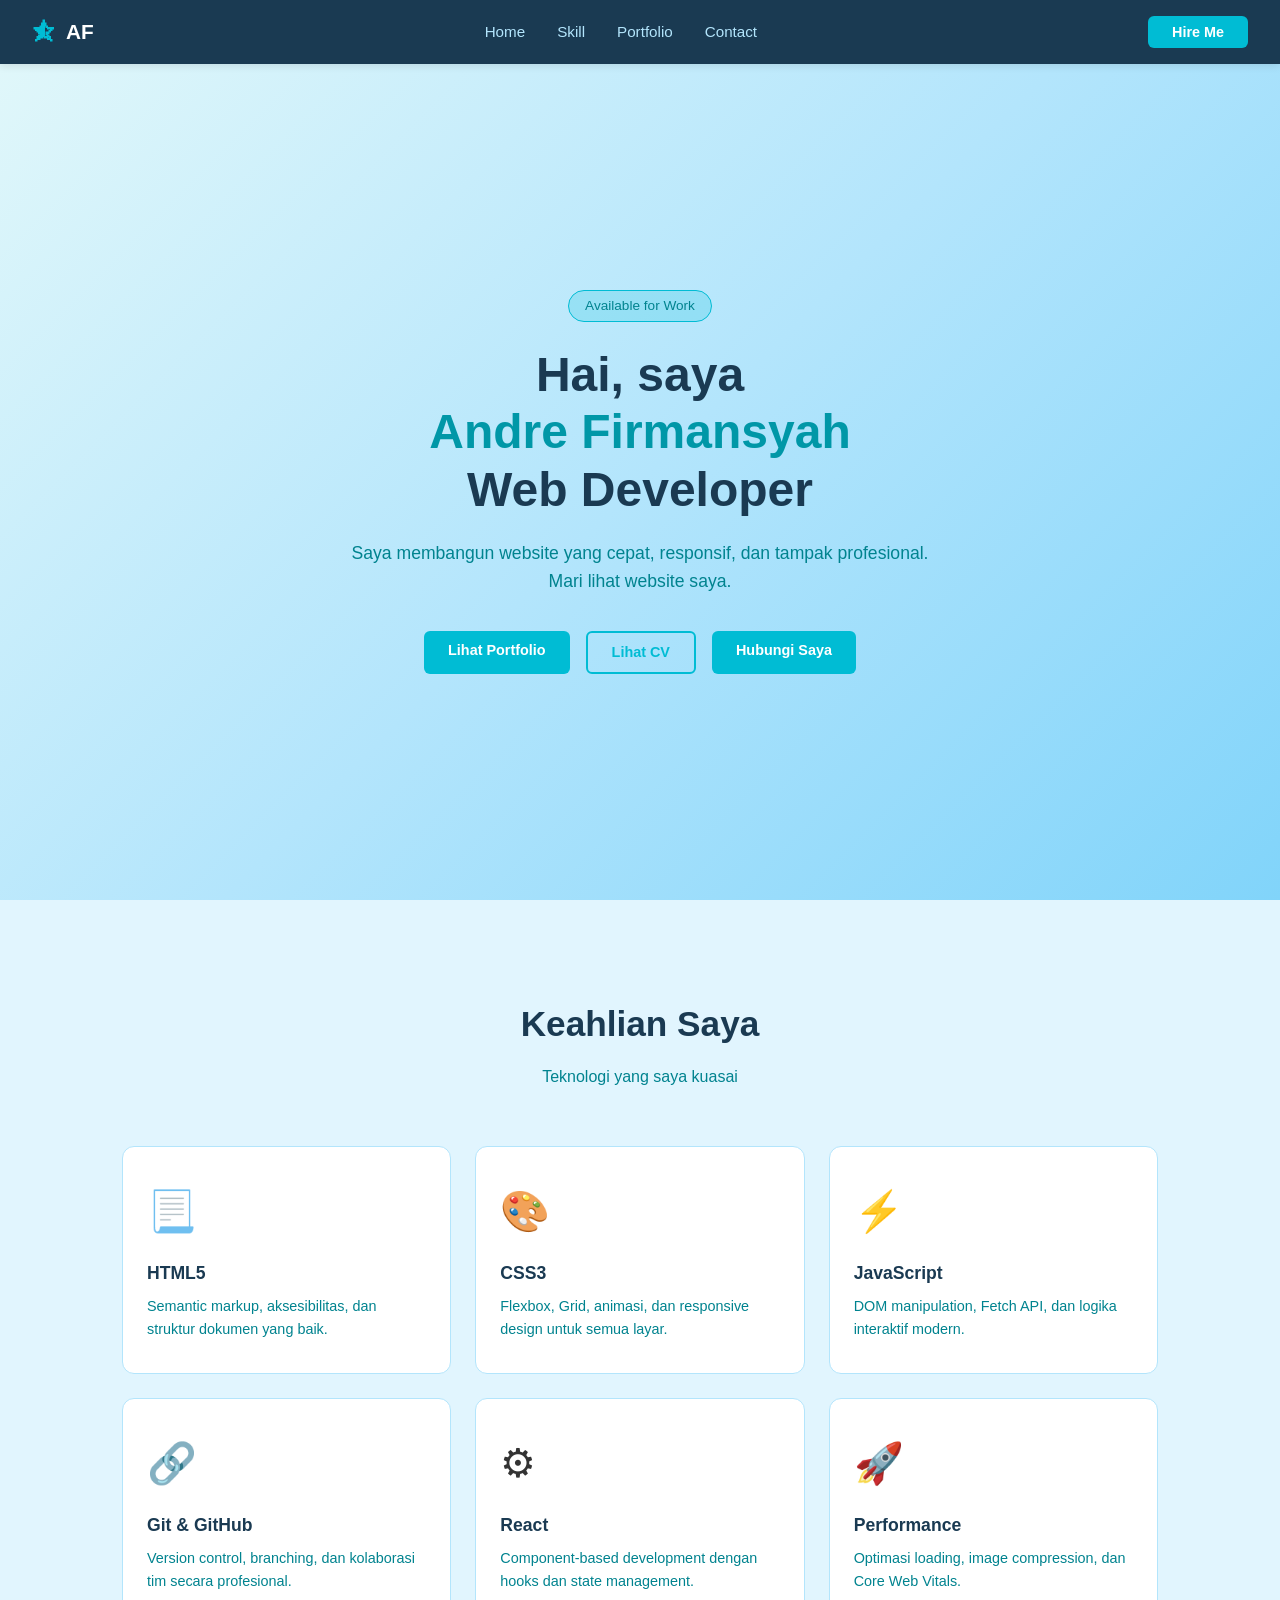
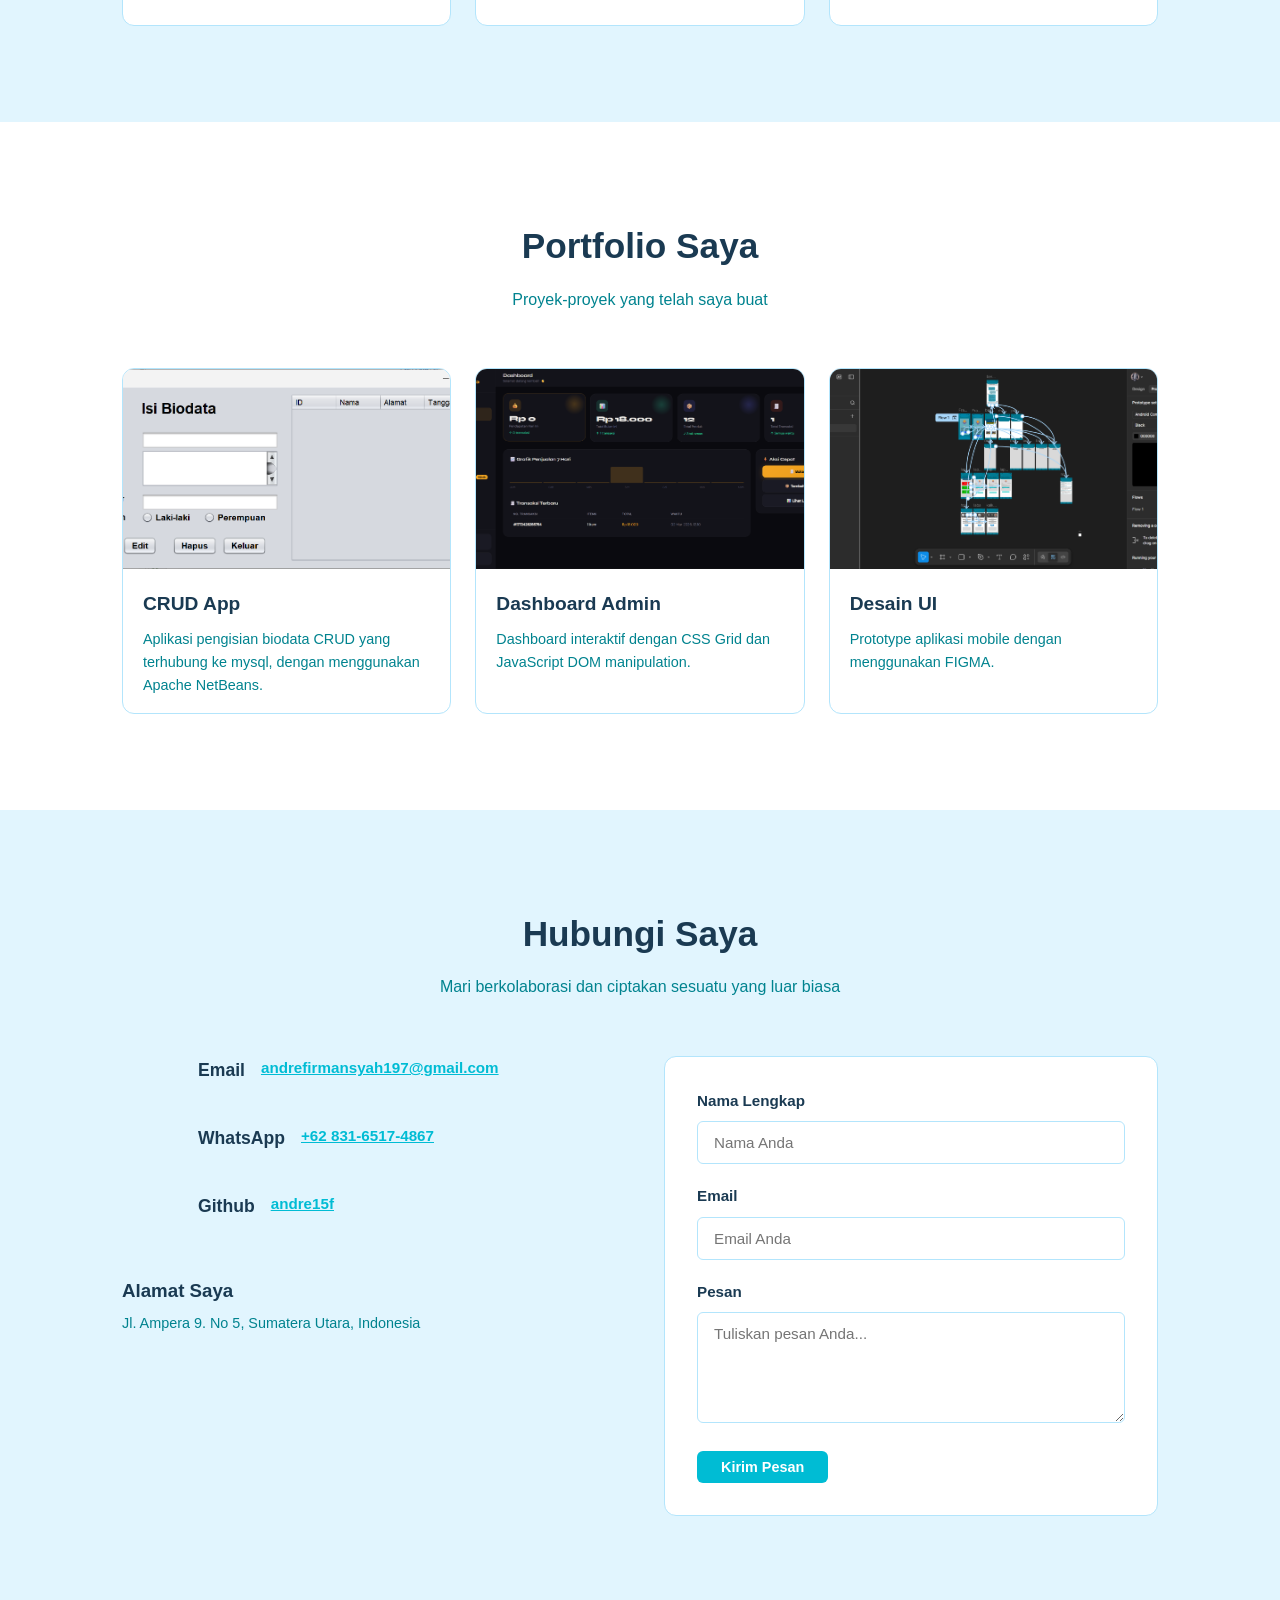
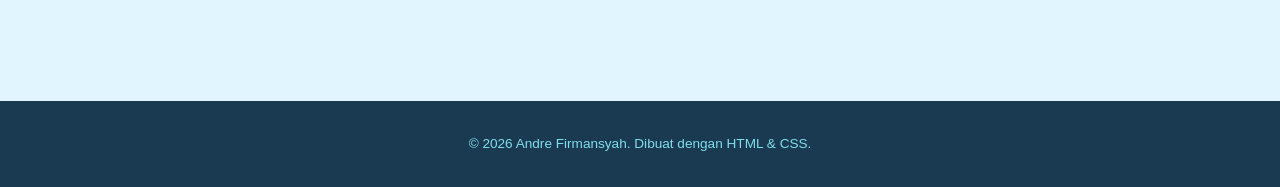
<file: index.html>
<!DOCTYPE html>
<html lang="en">
<head>
    <meta charset="UTF-8">
    <meta name="viewport" content="width=device-width, initial-scale=1.0">
    <title>WebDev AF</title>
    <link rel="stylesheet" href="style.css">

</head>
<body>
    
    <!-- ── NAVBAR ─────────────────────── -->
  <nav class="navbar">
    <div class="navbar__logo">
      <span class="logo-icon">⯪</span>
      <span class="logo-text">AF</span>
    </div>

    <input type="checkbox" id="menu-toggle" class="menu-toggle">
    <label for="menu-toggle" class="menu-hamburger">
      <span></span>
      <span></span>
      <span></span>
    </label>

    <ul class="navbar__links">
      <li><a href="#home">Home</a></li>
      <li><a href="#about">Skill</a></li>
      <li><a href="#portfolio">Portfolio</a></li>
      <li><a href="#contact">Contact</a></li>
    </ul>

    <div class="navbar__cta">
      <a href="#" class="btn-primary">Hire Me</a>
    </div>
  </nav>

    <!-- ── HERO SECTION ────────────────── -->
  <section class="hero" id="home">
    <div class="hero__content">
      <span class="hero__badge">Available for Work</span>
      <h1 class="hero__title">
        Hai, saya<br> <span class="highlight">Andre Firmansyah</span><br>
        Web Developer
      </h1>
      <p class="hero__desc">
        Saya membangun website yang cepat, responsif, dan tampak profesional.
        <br>Mari lihat website saya.
      </p>
      <div class="hero__actions">
        <a href="#portfolio" class="btn-primary">Lihat Portfolio</a>
        <a href="cv.html" class="btn-secondary">Lihat CV</a>
        <a href="#contact" class="btn-primary">Hubungi Saya</a>
    </div>
    </div>
  </section>

  <!-- ── SKILLS SECTION ──────────────── -->
  <section class="skills" id="about">
    <div class="container">
      <h2 class="section-title">Keahlian Saya</h2>
      <p class="section-subtitle">Teknologi yang saya kuasai</p>

      <div class="skills__grid">

        <div class="skill-card">
          <div class="skill-card__icon">&#128195;</div>
          <h3>HTML5</h3>
          <p>Semantic markup, aksesibilitas, dan struktur dokumen yang baik.</p>
        </div>

        <div class="skill-card">
          <div class="skill-card__icon">&#127912;</div>
          <h3>CSS3</h3>
          <p>Flexbox, Grid, animasi, dan responsive design untuk semua layar.</p>
        </div>

        <div class="skill-card">
          <div class="skill-card__icon">&#9889;</div>
          <h3>JavaScript</h3>
          <p>DOM manipulation, Fetch API, dan logika interaktif modern.</p>
        </div>

        <div class="skill-card">
          <div class="skill-card__icon">&#128279;</div>
          <h3>Git & GitHub</h3>
          <p>Version control, branching, dan kolaborasi tim secara profesional.</p>
        </div>

        <div class="skill-card">
          <div class="skill-card__icon">&#9881;</div>
          <h3>React</h3>
          <p>Component-based development dengan hooks dan state management.</p>
        </div>

        <div class="skill-card">
          <div class="skill-card__icon">&#128640;</div>
          <h3>Performance</h3>
          <p>Optimasi loading, image compression, dan Core Web Vitals.</p>
        </div>

      </div>
    </div>
  </section>

  <!-- ── PORTFOLIO SECTION ──────────────── -->
  <section class="portfolio" id="portfolio">
    <div class="container">
      <h2 class="section-title">Portfolio Saya</h2>
      <p class="section-subtitle">Proyek-proyek yang telah saya buat</p>

      <div class="portfolio__grid">
        <div class="portfolio-card">
          <div class="portfolio-card__image">
            <img src="assets/foto1.png" alt="Landing Page Responsif" class="portfolio-card__img">
          </div>
          <h3>CRUD App</h3>
          <p>Aplikasi pengisian biodata CRUD yang terhubung ke mysql, dengan menggunakan Apache NetBeans.</p>
        </div>

        <div class="portfolio-card">
          <div class="portfolio-card__image">
            <img src="assets/foto2.png" alt="Landing Page Responsif" class="portfolio-card__img">
          </div>
          <h3>Dashboard Admin</h3>
          <p>Dashboard interaktif dengan CSS Grid dan JavaScript DOM manipulation.</p>
        </div>

        <div class="portfolio-card">
          <div class="portfolio-card__image">
            <img src="assets/foto3.png" alt="Landing Page Responsif" class="portfolio-card__img">
          </div>
          <h3>Desain UI</h3>
          <p>Prototype aplikasi mobile dengan menggunakan FIGMA.</p>
        </div>
      </div>
    </div>
  </section>

  <!-- ── CONTACT SECTION ──────────────── -->
  <section class="contact" id="contact">
    <div class="container">
      <h2 class="section-title">Hubungi Saya</h2>
      <p class="section-subtitle">Mari berkolaborasi dan ciptakan sesuatu yang luar biasa</p>

      <div class="contact__content">
        <div class="contact__info">
          <div class="contact__item">
            <span class="contact__icon"></span>
            <h3>Email</h3>
            <p><a href="mailto:andrefirmansyah197@email.com"><span class="__cf_email__" data-cfemail="c3a2ada7b1a6a5aab1aea2adb0baa2abf2faf483a4aea2aaafeda0acae">andrefirmansyah197@gmail.com</span></a></p>
          </div>

          <div class="contact__item">
            <span class="contact__icon"></span>
            <h3>WhatsApp</h3>
            <p><a href="https://wa.me/6283165174867" target="blank">+62 831-6517-4867</a></p>
          </div>

          <div class="contact__item">
            <span class="contact__icon"></span>
            <h3>Github</h3>
            <p><a href="https://github.com/andre15f" target="blank">andre15f</a></p>
          </div>

          <div class="contact__map">
            <h3>Alamat Saya</h3>
             <p>Jl. Ampera 9. No 5, 
              Sumatera Utara, Indonesia</p>
            <iframe
              src="https://www.google.com/maps?q=Medan&output=embed" target="blank">
            </iframe>
          </div>
        </div>

        <form class="contact__form">
          <div class="form-group">
            <label for="name">Nama Lengkap</label>
            <input type="text" id="name" name="name" placeholder="Nama Anda" required>
          </div>

          <div class="form-group">
            <label for="email">Email</label>
            <input type="email" id="email" name="email" placeholder="Email Anda" required>
          </div>

          <div class="form-group">
            <label for="message">Pesan</label>
            <textarea id="message" name="message" rows="5" placeholder="Tuliskan pesan Anda..." required></textarea>
          </div>

          <button type="submit" class="btn-primary">Kirim Pesan</button>
        </form>
      </div>
    </div>
  </section>

  <!-- ── FOOTER ──────────────────────── -->
  <footer class="footer">
    <div class="footer__inner">
      <p class="footer__copy">
        &copy; 2026 Andre Firmansyah. Dibuat dengan HTML & CSS.
      </p>
    </div>
  </footer>
</body>

</html>
</file>
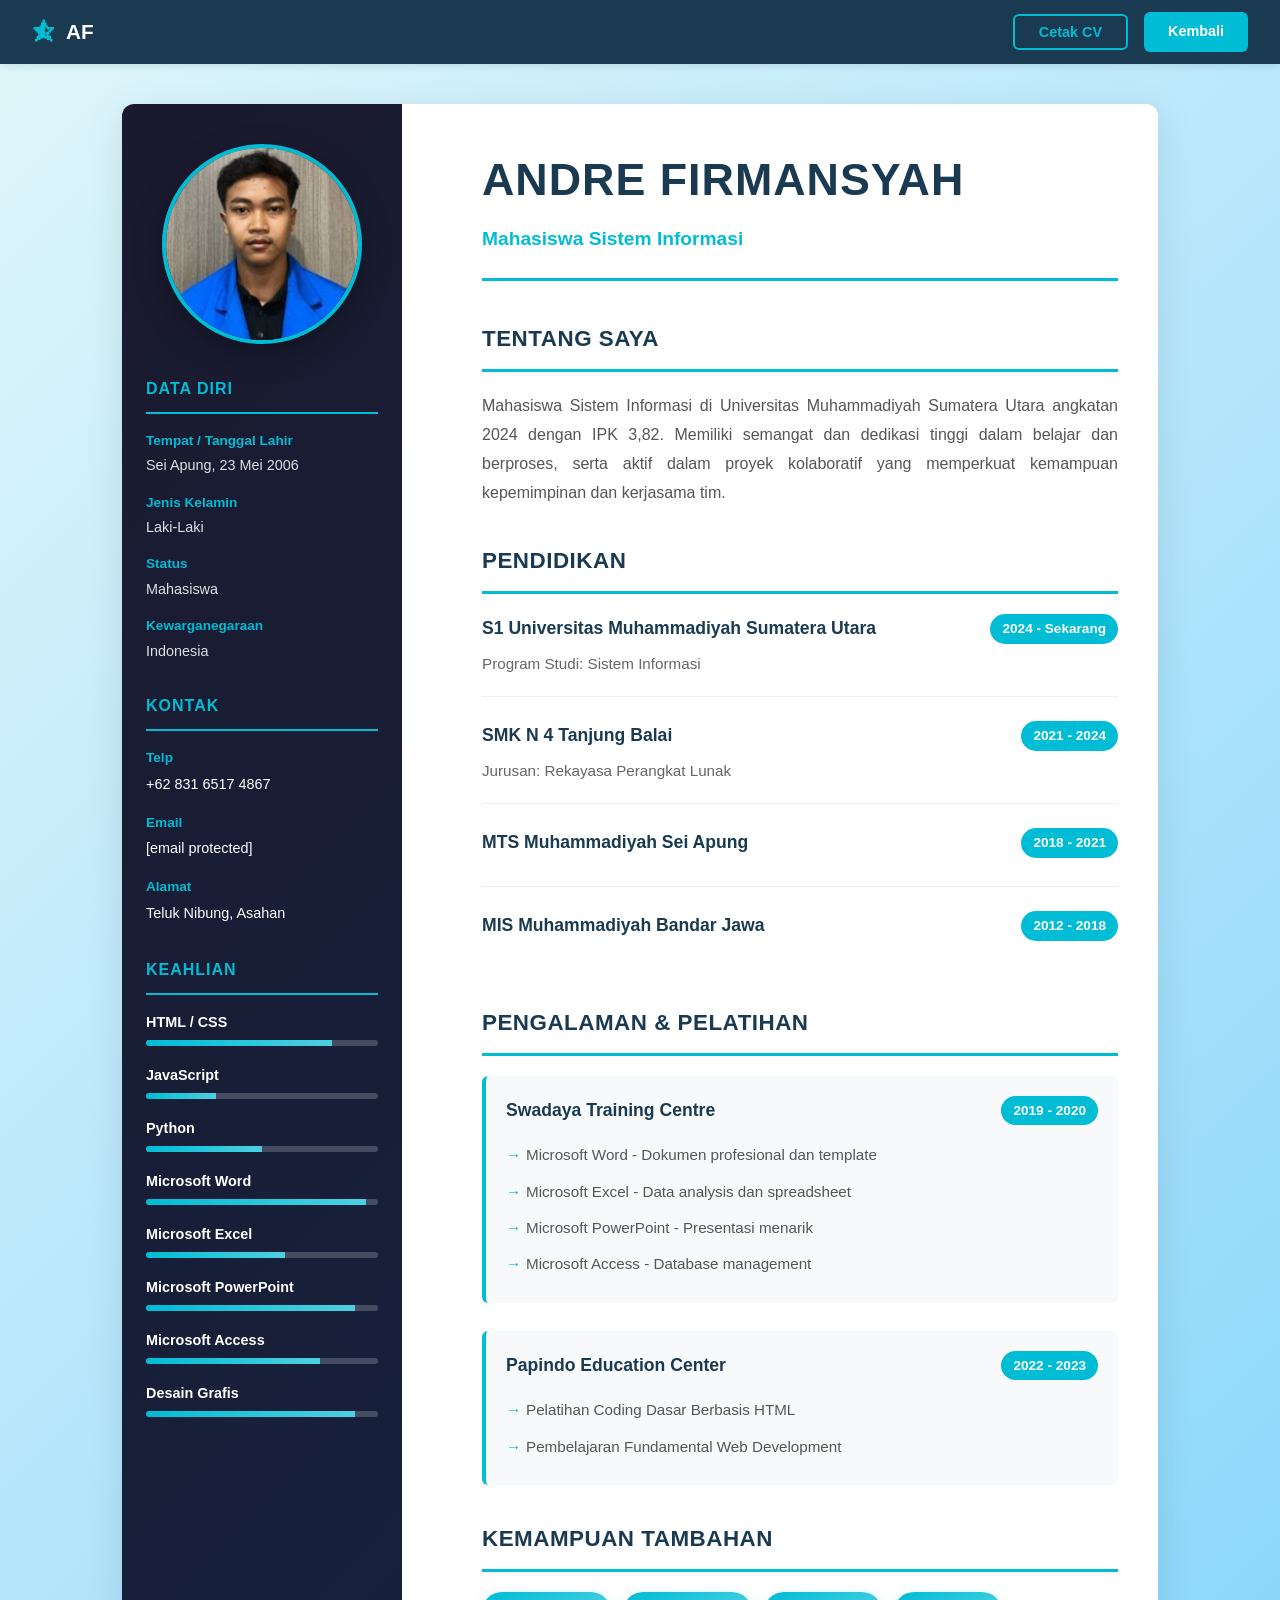
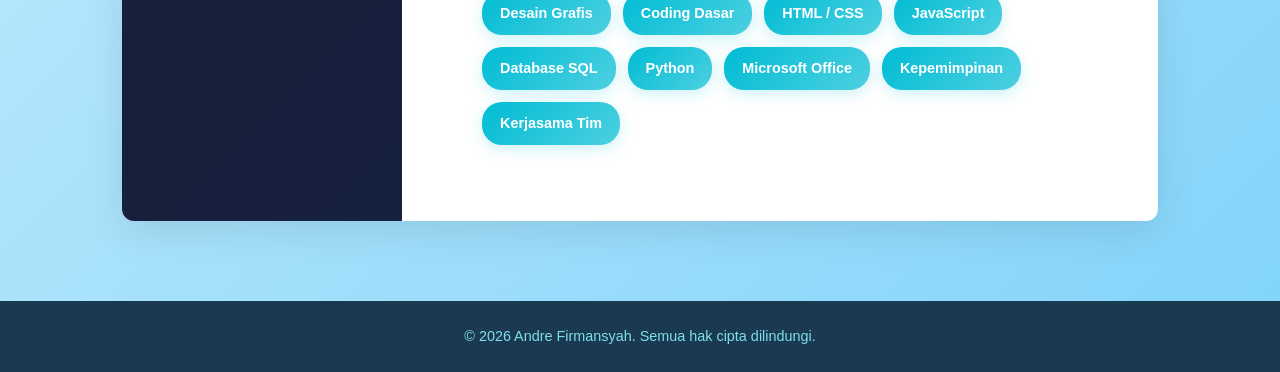
<file: cv.html>
<!DOCTYPE html>
<html lang="id">
<head>
    <meta charset="UTF-8">
    <meta name="viewport" content="width=device-width, initial-scale=1.0">
    <title>CV - Andre Firmansyah</title>
    <link rel="stylesheet" href="cv-style.css">
</head>
<body>
    <!-- HEADER -->
    <header class="cv-header">
        <div class="cv-container">
            <div class="navbar-logo">
                <span class="logo-icon">⯪</span>
                <span class="logo-text">AF</span>
            </div>
            <div class="navbar-actions">
                <button onclick="window.print()" class="print-btn">Cetak CV</button>
                <a href="index.html" class="back-btn">Kembali</a>
            </div>
        </div>
    </header>

    <!-- CV MAIN -->
    <main class="cv-main">
        <div class="cv-container">
            <div class="cv-wrapper">
                <!-- LEFT SIDEBAR -->
                <aside class="cv-sidebar">
                    <!-- Profile Photo -->
                    <div class="profile-photo">
                        <img src="assets/profil.jpeg" alt="Andre Firmnasyah">
                    </div>

                    <!-- Data Diri -->
                    <section class="cv-section">
                        <h3 class="section-title">DATA DIRI</h3>
                        <div class="data-item">
                            <span class="label">Tempat / Tanggal Lahir</span>
                            <span class="value">Sei Apung, 23 Mei 2006</span>
                        </div>
                        <div class="data-item">
                            <span class="label">Jenis Kelamin</span>
                            <span class="value">Laki-Laki</span>
                        </div>
                        <div class="data-item">
                            <span class="label">Status</span>
                            <span class="value">Mahasiswa</span>
                        </div>
                        <div class="data-item">
                            <span class="label">Kewarganegaraan</span>
                            <span class="value">Indonesia</span>
                        </div>
                    </section>

                    <!-- Kontak -->
                    <section class="cv-section">
                        <h3 class="section-title">KONTAK</h3>
                        <div class="data-item">
                             <span class="label">Telp</span>
                            <a href="tel:+6283165174867">+62 831 6517 4867</a>
                        </div>
                        <div class="data-item">
                             <span class="label">Email</span>
                            <a href="/cdn-cgi/l/email-protection#34555a504651525d4659555a474d555c050d03745359555d581a575b59"><span class="__cf_email__" data-cfemail="10717e7462757679627d717e6369717821292750777d71797c3e737f7d">[email&#160;protected]</span></a>
                        </div>
                        <div class="data-item">
                             <span class="label">Alamat</span>
                            <a href="https://www.google.com/maps/place/SD+NEGERI+134634+KELURAHAN+PERJUANGAN+KECAMATAN+TELUK+NIBUNG+KOTA+TANJUNGBALAI/@3.0004337,99.8160951,84m/data=!3m1!1e3!4m6!3m5!1s0x3032554333be4cf3:0xc0344c3e31c4d2ea!8m2!3d3.0004841!4d99.816316!16s%2Fg%2F11hz1qy73t?entry=ttu&g_ep=EgoyMDI2MDMwMi4wIKXMDSoASAFQAw%3D%3D">Teluk Nibung, Asahan</a>
                        </div>
                    </section>

                    <!-- Skills -->
                    <section class="cv-section">
                        <h3 class="section-title">KEAHLIAN</h3>
                        <div class="skill-item">
                            <span class="skill-name">HTML / CSS</span>
                            <div class="skill-bar">
                                <div class="skill-progress" style="width: 80%"></div>
                            </div>
                        </div>
                        <div class="skill-item">
                            <span class="skill-name">JavaScript</span>
                            <div class="skill-bar">
                                <div class="skill-progress" style="width: 30%"></div>
                            </div>
                        </div>
                        <div class="skill-item">
                            <span class="skill-name">Python</span>
                            <div class="skill-bar">
                                <div class="skill-progress" style="width: 50%"></div>
                            </div>
                        </div>
                        <div class="skill-item">
                            <span class="skill-name">Microsoft Word</span>
                            <div class="skill-bar">
                                <div class="skill-progress" style="width: 95%"></div>
                            </div>
                        </div>
                        <div class="skill-item">
                            <span class="skill-name">Microsoft Excel</span>
                            <div class="skill-bar">
                                <div class="skill-progress" style="width: 60%"></div>
                            </div>
                        </div>
                        <div class="skill-item">
                            <span class="skill-name">Microsoft PowerPoint</span>
                            <div class="skill-bar">
                                <div class="skill-progress" style="width: 90%"></div>
                            </div>
                        </div>
                        <div class="skill-item">
                            <span class="skill-name">Microsoft Access</span>
                            <div class="skill-bar">
                                <div class="skill-progress" style="width: 75%"></div>
                            </div>
                        </div>
                        <div class="skill-item">
                            <span class="skill-name">Desain Grafis</span>
                            <div class="skill-bar">
                                <div class="skill-progress" style="width: 90%"></div>
                            </div>
                        </div>
                        
                    </section>
                </aside>

                <!-- RIGHT CONTENT -->
                <article class="cv-content">
                    <!-- Header Name -->
                    <div class="cv-header-content">
                        <h1>ANDRE FIRMANSYAH</h1>
                        <p class="subtitle">Mahasiswa Sistem Informasi</p>
                    </div>

                    <!-- Tentang Saya -->
                    <section class="cv-section-large">
                        <h2 class="section-heading">TENTANG SAYA</h2>
                        <p class="section-text">
                            Mahasiswa Sistem Informasi di Universitas Muhammadiyah Sumatera Utara angkatan 2024 
                            dengan IPK 3,82. Memiliki semangat dan dedikasi tinggi dalam belajar dan berproses, 
                            serta aktif dalam proyek kolaboratif yang memperkuat kemampuan kepemimpinan dan kerjasama tim.
                        </p>
                    </section>

                    <!-- Pendidikan -->
                    <section class="cv-section-large">
                        <h2 class="section-heading">PENDIDIKAN</h2>
                        
                        <div class="education-item">
                            <div class="edu-header">
                                <h3>S1 Universitas Muhammadiyah Sumatera Utara</h3>
                                <span class="year">2024 - Sekarang</span>
                            </div>
                            <p class="edu-detail">Program Studi: Sistem Informasi</p>
                        </div>

                        <div class="education-item">
                            <div class="edu-header">
                                <h3>SMK N 4 Tanjung Balai</h3>
                                <span class="year">2021 - 2024</span>
                            </div>
                            <p class="edu-detail">Jurusan: Rekayasa Perangkat Lunak</p>
                        </div>

                        <div class="education-item">
                            <div class="edu-header">
                                <h3>MTS Muhammadiyah Sei Apung</h3>
                                <span class="year">2018 - 2021</span>
                            </div>
                        </div>

                        <div class="education-item">
                            <div class="edu-header">
                                <h3>MIS Muhammadiyah Bandar Jawa</h3>
                                <span class="year">2012 - 2018</span>
                            </div>
                        </div>
                    </section>

                    <!-- Pengalaman -->
                    <section class="cv-section-large">
                        <h2 class="section-heading">PENGALAMAN & PELATIHAN</h2>
                        
                        <div class="experience-item">
                            <div class="exp-header">
                                <h3>Swadaya Training Centre</h3>
                                <span class="year">2019 - 2020</span>
                            </div>
                            <ul class="exp-list">
                                <li>Microsoft Word - Dokumen profesional dan template</li>
                                <li>Microsoft Excel - Data analysis dan spreadsheet</li>
                                <li>Microsoft PowerPoint - Presentasi menarik</li>
                                <li>Microsoft Access - Database management</li>
                            </ul>
                        </div>

                        <div class="experience-item">
                            <div class="exp-header">
                                <h3>Papindo Education Center</h3>
                                <span class="year">2022 - 2023</span>
                            </div>
                            <ul class="exp-list">
                                <li>Pelatihan Coding Dasar Berbasis HTML</li>
                                <li>Pembelajaran Fundamental Web Development</li>
                            </ul>
                        </div>
                    </section>

                    <!-- Kemampuan Tambahan -->
                    <section class="cv-section-large">
                        <h2 class="section-heading">KEMAMPUAN TAMBAHAN</h2>
                        <div class="skills-list">
                            <div class="skill-badge">Desain Grafis</div>
                            <div class="skill-badge">Coding Dasar</div>
                            <div class="skill-badge">HTML / CSS</div>
                            <div class="skill-badge">JavaScript</div>
                            <div class="skill-badge">Database SQL</div>
                            <div class="skill-badge">Python</div>
                            <div class="skill-badge">Microsoft Office</div>
                            <div class="skill-badge">Kepemimpinan</div>
                            <div class="skill-badge">Kerjasama Tim</div>
                        </div>
                    </section>
                </article>
            </div>
        </div>
    </main>

    <!-- FOOTER -->
    <footer class="cv-footer">
        <div class="cv-container">
            <p>&copy; 2026 Andre Firmansyah. Semua hak cipta dilindungi.</p>
        </div>
    </footer>
    </body>
</html>
</file>
<file: style.css>
/* ── RESET & BASE ───────────────────────────── */
*, *::before, *::after {
  box-sizing: border-box;
  margin: 0;
  padding: 0;
}

html {
  scroll-behavior: smooth;
}

body {
  font-family: 'Segoe UI', Tahoma, Geneva, sans-serif;
  font-size: 16px;
  line-height: 1.6;
  color: #333333;
  background-color: #ffffff;
}

img {
  max-width: 100%;
  height: auto;
  display: block;
}

a {
  text-decoration: none;
  color: inherit;
}

/* ── NAVBAR ─────────────────────────────────── */
.navbar {
  background-color: #1a3a52;
  padding: 0 32px;
  height: 64px;
  display: flex;
  align-items: center;
  justify-content: space-between;
  
  /* STICKY NAVBAR */
  position: sticky;
  top: 0;
  z-index: 1000;
  box-shadow: 0 2px 8px rgba(0, 0, 0, 0.1);
}

/* Logo */
.navbar__logo {
  display: flex;
  align-items: center;
  gap: 10px;
  color: #ffffff;
  font-size: 1.3rem;
  font-weight: 700;
}

.logo-icon {
  color: #00bcd4;
  font-size: 1.5rem;
  animation: spin 4s linear infinite;
  display: inline-block;
}

@keyframes spin {
  from {
    transform: rotate(360deg);
  }
  to {
    transform: rotate(0deg);
  }
}

/* Menu Links */
.navbar__links {
  display: flex;
  gap: 32px;
  list-style: none;
}

.navbar__links a {
  color: #b3e5fc;
  font-size: 0.95rem;
  transition: color 0.2s;
}

.navbar__links a:hover {
  color: #ffffff;
}

/* Hamburger Menu (hidden on desktop) */
.menu-toggle {
  display: none;
}

.menu-hamburger {
  display: none;
  flex-direction: column;
  gap: 6px;
  cursor: pointer;
}

.menu-hamburger span {
  width: 24px;
  height: 2.5px;
  background-color: #ffffff;
  border-radius: 3px;
  transition: all 0.3s;
}

/* Tombol CTA */
.btn-primary {
  background-color: #00bcd4;
  color: #ffffff;
  padding: 8px 24px;
  border-radius: 6px;
  font-weight: 600;
  font-size: 0.9rem;
  transition: background-color 0.2s;
  border: none;
  cursor: pointer;
}

.btn-primary:hover {
  background-color: #0097a7;
}

.btn-secondary {
  background-color: transparent;
  border: 2px solid #00bcd4;
  color: #00bcd4;
  padding: 8px 24px;
  border-radius: 6px;
  font-weight: 600;
  font-size: 0.9rem;
  transition: all 0.2s;
  cursor: pointer;
  display: inline-block;
}

.btn-secondary:hover {
  background-color: #00bcd4;
  color: #ffffff;
}

/* ── HERO ───────────────────────────────────── */
.hero {
  min-height: calc(100vh - 64px);
  background: linear-gradient(135deg, #e0f7fa, #b3e5fc, #81d4fa);
  display: flex;
  align-items: center;
  justify-content: center;
  padding: 48px 32px;
}

.hero__content {
  max-width: 640px;
  text-align: center;
}

.hero__badge {
  display: inline-block;
  background-color: rgba(0, 188, 212, 0.2);
  color: #00838f;
  border: 1px solid #00bcd4;
  padding: 4px 16px;
  border-radius: 99px;
  font-size: 0.85rem;
  margin-bottom: 24px;
}

.hero__title {
  font-size: 3rem;
  font-weight: 800;
  color: #1a3a52;
  line-height: 1.2;
  margin-bottom: 20px;
}

.highlight {
  color: #0097a7;
}

.hero__desc {
  color: #00838f;
  font-size: 1.1rem;
  margin-bottom: 36px;
}

.hero__actions {
  display: flex;
  gap: 16px;
  justify-content: center;
  flex-wrap: wrap;
}

.btn-outline {
  border: 2px solid #00bcd4;
  color: #00bcd4;
  padding: 8px 24px;
  border-radius: 6px;
  font-weight: 600;
  font-size: 0.9rem;
  transition: all 0.2s;
  cursor: pointer;
  background-color: transparent;
}

.btn-outline:hover {
  background-color: #00bcd4;
  color: #ffffff;
}

/* ── CONTAINER (utility class) ──────────────── */
.container {
  max-width: 1100px;
  margin: 0 auto;
  padding: 0 32px;
}

/* ── SKILLS SECTION ─────────────────────────── */
.skills {
  padding: 96px 0;
  background-color: #e1f5fe;
}

.section-title {
  font-size: 2.2rem;
  font-weight: 800;
  text-align: center;
  color: #1a3a52;
  margin-bottom: 12px;
}

.section-subtitle {
  text-align: center;
  color: #00838f;
  margin-bottom: 56px;
}

/* ── CSS GRID: 3 kolom ──────────────────────── */
.skills__grid {
  display: grid;
  grid-template-columns: repeat(3, 1fr);
  gap: 24px;
}

/* ── SKILL CARD ─────────────────────────────── */
.skill-card {
  background-color: #ffffff;
  border: 1px solid #b3e5fc;
  border-radius: 12px;
  padding: 32px 24px;
  transition: transform 0.2s, box-shadow 0.2s;
}

.skill-card:hover {
  transform: translateY(-4px);
  box-shadow: 0 12px 32px rgba(0, 188, 212, 0.15);
  border-color: #00bcd4;
}

.skill-card__icon {
  font-size: 2.5rem;
  margin-bottom: 16px;
}

.skill-card h3 {
  font-size: 1.1rem;
  font-weight: 700;
  color: #1a3a52;
  margin-bottom: 8px;
}

.skill-card p {
  color: #00838f;
  font-size: 0.9rem;
  line-height: 1.6;
}

/* ════════════════════════════════════════════
   RESPONSIVE DESIGN — Mobile First Override
   Breakpoints: 768px (tablet), 1024px (desktop)
═══════════════════════════════════════════════ */

/* ── TABLET & ke bawah (max 1023px) ────────── */
@media (max-width: 1023px) {

  .skills__grid {
    grid-template-columns: repeat(2, 1fr);
  }

  .hero__title {
    font-size: 2.4rem;
  }
}

/* ── MOBILE (max 767px) ─────────────────────── */
@media (max-width: 767px) {

  /* Navbar: mobile layout */
  .navbar {
    padding: 0 20px;
  }

  .menu-hamburger {
    display: flex;
    order: 2;
  }

  .navbar__logo {
    order: 1;
  }

  .navbar__cta {
    order: 3;
  }

  /* Menu Links - hidden by default */
  .navbar__links {
    position: absolute;
    top: 64px;
    left: 0;
    width: 100%;
    flex-direction: column;
    gap: 0;
    background-color: #1a3a52;
    max-height: 0;
    overflow: hidden;
    transition: max-height 0.3s ease;
    list-style: none;
    padding: 0;
    margin: 0;
  }

  .navbar__links li {
    border-bottom: 1px solid rgba(255, 255, 255, 0.1);
  }

  .navbar__links a {
    display: block;
    padding: 16px 20px;
    color: #b3e5fc;
  }

  .navbar__links a:hover {
    background-color: #0097a7;
    color: #ffffff;
  }

  /* Show menu when checkbox is checked */
  #menu-toggle:checked ~ .navbar__links {
    max-height: 300px;
  }

  /* Hamburger animation */
  #menu-toggle:checked ~ .menu-hamburger span:nth-child(1) {
    transform: rotate(45deg) translate(10px, 10px);
  }

  #menu-toggle:checked ~ .menu-hamburger span:nth-child(2) {
    opacity: 0;
  }

  #menu-toggle:checked ~ .menu-hamburger span:nth-child(3) {
    transform: rotate(-45deg) translate(7px, -6px);
  }

  /* Hero: font lebih kecil */
  .hero__title {
    font-size: 2rem;
  }

  .hero__desc {
    font-size: 1rem;
  }

  .hero__actions {
    flex-direction: column;
    gap: 12px;
  }

  .hero__actions a {
    width: 100%;
    text-align: center;
  }

  /* Skills: 1 kolom di mobile */
  .skills__grid {
    grid-template-columns: 1fr;
  }

  /* Container: padding lebih kecil */
  .container {
    padding: 0 20px;
  }

  /* Skills section: padding lebih kecil */
  .skills {
    padding: 64px 0;
  }

  .section-title {
    font-size: 1.8rem;
  }
}

/* ── PORTFOLIO SECTION ──────────────── */
.portfolio {
  padding: 96px 0;
  background-color: #ffffff;
}

.portfolio__grid {
  display: grid;
  grid-template-columns: repeat(3, 1fr);
  gap: 24px;
}

.portfolio-card {
  background-color: #ffffff;
  border: 1px solid #b3e5fc;
  border-radius: 12px;
  overflow: hidden;
  transition: transform 0.2s, box-shadow 0.2s;
}

.portfolio-card:hover {
  transform: translateY(-8px);
  box-shadow: 0 16px 40px rgba(0, 188, 212, 0.2);
  border-color: #00bcd4;
}

.portfolio-card__image {
  width: 100%;
  height: 200px;
  background: linear-gradient(135deg, #00bcd4 0%, #0097a7 100%);
  display: flex;
  align-items: center;
  justify-content: center;
  overflow: hidden;
}

.portfolio-card__img {
  width: 100%;
  height: 100%;
  object-fit: cover;
  display: block;
  transition: transform 0.3s ease;
}

/* Zoom effect saat hover */
.portfolio-card:hover .portfolio-card__img {
  transform: scale(1.05);
}

.portfolio-card__placeholder {
  color: #ffffff;
  font-size: 1.5rem;
  font-weight: 700;
}

.portfolio-card h3 {
  font-size: 1.2rem;
  font-weight: 700;
  color: #1a3a52;
  padding: 20px 20px 8px;
  margin: 0;
}

.portfolio-card p {
  color: #00838f;
  font-size: 0.9rem;
  padding: 0 20px 16px;
  margin: 0;
}

.portfolio-card__link {
  display: inline-block;
  margin: 0 20px 20px;
  color: #00bcd4;
  font-weight: 600;
  transition: color 0.2s;
}

.portfolio-card__link:hover {
  color: #0097a7;
}

/* ── CONTACT SECTION ──────────────── */
.contact {
  padding: 96px 0;
  background-color: #e1f5fe;
}

.contact__content {
  display: grid;
  grid-template-columns: 1fr 1fr;
  gap: 48px;
  margin-top: 56px;
  align-items: start;
}

.contact__info {
  display: flex;
  flex-direction: column;
  gap: 32px;
}

.contact__item {
  display: flex;
  gap: 16px;
}

.contact__map {
  margin-top: 16px;
}

.contact__map iframe {
  width: 100%;
  height: 250px;
  border-radius: 10px;
  border: none;
}

.contact__map h3{
  color:#1a3a52;
  margin-bottom:6px;
}

.contact__map p{
  color:#00838f;
  font-size:0.9rem;
  margin-bottom:12px;
}

.contact__icon {
  font-size: 2rem;
  min-width: 60px;
}

.contact__item h3 {
  font-size: 1.1rem;
  font-weight: 700;
  color: #1a3a52;
  margin: 0 0 8px 0;
}

.contact__item p {
  color: #00838f;
  font-size: 0.95rem;
  margin: 0;
}

.contact__item a {
  color: #00bcd4;
  font-weight: 600;
  transition: color 0.2s;
  text-decoration: underline;
}

.contact__item a:hover {
  color: #0097a7;
}

.contact__form {
  display: flex;
  flex-direction: column;
  gap: 20px;
  background-color: #ffffff;
  padding: 32px;
  border-radius: 12px;
  border: 1px solid #b3e5fc;
}

.form-group {
  display: flex;
  flex-direction: column;
  gap: 8px;
}

.form-group label {
  font-weight: 600;
  color: #1a3a52;
  font-size: 0.95rem;
}

.form-group input,
.form-group textarea {
  padding: 12px 16px;
  border: 1px solid #b3e5fc;
  border-radius: 6px;
  font-family: inherit;
  font-size: 0.95rem;
  transition: border-color 0.2s;
}

.form-group input:focus,
.form-group textarea:focus {
  outline: none;
  border-color: #00bcd4;
  box-shadow: 0 0 0 3px rgba(0, 188, 212, 0.1);
}

.contact__form .btn-primary {
  align-self: flex-start;
  margin-top: 8px;
}

/* ── RESPONSIVE PORTFOLIO ──────────────── */
@media (max-width: 1023px) {
  .portfolio__grid {
    grid-template-columns: repeat(2, 1fr);
  }

  .contact__content {
    grid-template-columns: 1fr;
    gap: 32px;
  }
}

@media (max-width: 767px) {
  .portfolio__grid {
    grid-template-columns: 1fr;
  }

  .portfolio-card__image {
    height: 150px;
  }

  .contact__content {
    grid-template-columns: 1fr;
  }

  .contact__form {
    padding: 24px;
  }
}

/* ── FOOTER ──────────────────────────────── */
.footer {
  background-color: #1a3a52;
  padding: 32px 0;
}

.footer__inner {
  display: flex;
  align-items: center;
  justify-content: center;
  flex-wrap: wrap;
  gap: 16px;
  max-width: 1100px;
  margin: 0 auto;
  padding: 0 32px;
}

.footer__brand {
  color: #ffffff;
  font-weight: 700;
  font-size: 1.1rem;
}

.footer__copy {
  color: #80deea;
  font-size: 0.85rem;
}

.footer__links {
  display: flex;
  gap: 24px;
}

.footer__links a {
  color: #80deea;
  font-size: 0.85rem;
  transition: color 0.2s;
}

.footer__links a:hover {
  color: #ffffff;
}

@media (max-width: 767px) {
  .footer__inner {
    flex-direction: column;
    text-align: center;
  }
}
</file>
<file: cv-style.css>
* {
  margin: 0;
  padding: 0;
  box-sizing: border-box;
}

html {
  scroll-behavior: smooth;
}

body {
  font-family: 'Segoe UI', Tahoma, Geneva, sans-serif;
  background: linear-gradient(135deg, #e0f7fa, #b3e5fc, #81d4fa);
  color: #333333;
  line-height: 1.6;
}

a {
  text-decoration: none;
  color: inherit;
}


/* ──────────────────────────────────────────────────────────────────── */
/* HEADER & BACK BUTTON */
/* ──────────────────────────────────────────────────────────────────── */

/* ── NAVBAR ─────────────────────────────────── */
.cv-header {
  background-color: #1a3a52;
  padding: 0 32px;
  height: 64px;
  display: flex;
  align-items: center;
  justify-content: space-between;
  box-shadow: 0 2px 8px rgba(0, 0, 0, 0.1);
  position: sticky;
  top: 0;
  z-index: 1000;
}

.cv-header .cv-container {
  display: flex;
  align-items: center;
  justify-content: space-between;
  width: 100%;
  max-width: 100%;
  margin: 0;
  padding: 0;
}

.cv-container {
  max-width: 1100px;
  margin: 0 auto;
  padding: 0 32px;
}

/* Logo Navbar */
.navbar-logo {
  display: flex;
  align-items: center;
  gap: 10px;
  color: #ffffff;
  font-size: 1.3rem;
  font-weight: 700;
}

.logo-icon {
  color: #00bcd4;
  font-size: 1.5rem;
  animation: spin 4s linear infinite;
  display: inline-block;
}

@keyframes spin {
  from {
    transform: rotate(360deg);
  }
  to {
    transform: rotate(0deg);
  }
}

.logo-text {
  color: #ffffff;
}

.back-btn {
  background-color: #00bcd4;
  color: #ffffff;
  padding: 8px 24px;
  border-radius: 6px;
  font-weight: 600;
  font-size: 0.9rem;
  transition: background-color 0.2s;
  border: none;
  cursor: pointer;
  display: inline-block;
}

.back-btn:hover {
  background-color: #0097a7;
}

.print-btn {
  background-color: transparent;
  border: 2px solid #00bcd4;
  color: #00bcd4;
  padding: 8px 24px;
  border-radius: 6px;
  font-weight: 600;
  font-size: 0.9rem;
  transition: all 0.2s;
  cursor: pointer;
  display: inline-block;
}

.print-btn:hover {
  background-color: #00bcd4;
  color: #ffffff;
}

.navbar-actions {
  display: flex;
  gap: 16px;
  align-items: center;
}

/* ──────────────────────────────────────────────────────────────────── */
/* MAIN CV LAYOUT */
/* ──────────────────────────────────────────────────────────────────── */

.cv-main {
  padding: 40px 0;
  min-height: calc(100vh - 200px);
}

.cv-wrapper {
  display: grid;
  grid-template-columns: 280px 1fr;
  gap: 40px;
  background-color: #ffffff;
  border-radius: 12px;
  overflow: hidden;
  box-shadow: 0 10px 40px rgba(0, 0, 0, 0.1);
}

/* ──────────────────────────────────────────────────────────────────── */
/* SIDEBAR */
/* ──────────────────────────────────────────────────────────────────── */

.cv-sidebar {
  background: linear-gradient(135deg, #1a1a2e 0%, #16213e 100%);
  color: #ffffff;
  padding: 40px 24px;
}

/* Profile Photo */
.profile-photo {
  width: 200px;
  height: 200px;
  margin: 0 auto 32px;
  border-radius: 50%;
  overflow: hidden;
  border: 4px solid #00bcd4;
  box-shadow: 0 10px 30px rgba(0, 0, 0, 0.3);
}

.profile-photo img {
  width: 100%;
  height: 100%;
  object-fit: cover;
}

/* CV Section in Sidebar */
.cv-section {
  margin-bottom: 32px;
}

.cv-section:last-child {
  margin-bottom: 0;
}

.section-title {
  font-size: 1rem;
  font-weight: 800;
  color: #00bcd4;
  margin-bottom: 16px;
  padding-bottom: 10px;
  border-bottom: 2px solid #00bcd4;
  text-transform: uppercase;
  letter-spacing: 1px;
}

/* Data Diri Items */
.data-item {
  display: flex;
  flex-direction: column;
  margin-bottom: 16px;
  font-size: 0.9rem;
}

.data-item .label {
  font-weight: 600;
  color: #00bcd4;
  font-size: 0.85rem;
  margin-bottom: 4px;
}

.data-item .value {
  color: #e0e0e0;
  line-height: 1.4;
}

/* Contact Items */
.contact-item {
  display: flex;
  align-items: center;
  gap: 12px;
  margin-bottom: 16px;
  font-size: 0.9rem;
}

.contact-item .icon {
  font-size: 1.2rem;
}

.contact-item a {
  color: #e0e0e0;
  transition: color 0.2s;
}

.contact-item a:hover {
  color: #38bdf8;
}

.contact-item span {
  color: #e0e0e0;
}

/* Skills */
.skill-item {
  margin-bottom: 18px;
}

.skill-name {
  display: block;
  font-size: 0.9rem;
  font-weight: 600;
  color: #ffffff;
  margin-bottom: 6px;
}

.skill-bar {
  background-color: rgba(255, 255, 255, 0.2);
  height: 6px;
  border-radius: 3px;
  overflow: hidden;
}

.skill-progress {
  background: linear-gradient(90deg, #00bcd4, #4dd0e1);
  height: 100%;
  transition: width 0.3s ease;
}

/* ──────────────────────────────────────────────────────────────────── */
/* CONTENT AREA */
/* ──────────────────────────────────────────────────────────────────── */

.cv-content {
  padding: 40px 40px;
}

/* Header Name */
.cv-header-content {
  margin-bottom: 40px;
  padding-bottom: 24px;
  border-bottom: 3px solid #00bcd4;
}

.cv-header-content h1 {
  font-size: 2.8rem;
  font-weight: 800;
  color: #1a3a52;
  margin-bottom: 8px;
  letter-spacing: 1px;
}

.cv-header-content .subtitle {
  font-size: 1.2rem;
  color: #00bcd4;
  font-weight: 600;
}

/* Section Large */
.cv-section-large {
  margin-bottom: 36px;
}

.section-heading {
  font-size: 1.4rem;
  font-weight: 800;
  color: #1a3a52;
  margin-bottom: 20px;
  padding-bottom: 12px;
  border-bottom: 3px solid #00bcd4;
  text-transform: uppercase;
  letter-spacing: 0.5px;
}

.section-text {
  color: #555555;
  font-size: 1rem;
  line-height: 1.8;
  text-align: justify;
}

/* Education Items */
.education-item {
  margin-bottom: 24px;
  padding-bottom: 20px;
  border-bottom: 1px solid #eeeeee;
}

.education-item:last-child {
  border-bottom: none;
}

.edu-header {
  display: flex;
  justify-content: space-between;
  align-items: flex-start;
  margin-bottom: 8px;
}

.edu-header h3 {
  font-size: 1.1rem;
  font-weight: 700;
  color: #1a3a52;
  flex: 1;
}

.edu-header .year {
  background-color: #00bcd4;
  color: #ffffff;
  padding: 4px 12px;
  border-radius: 20px;
  font-size: 0.85rem;
  font-weight: 600;
  white-space: nowrap;
  margin-left: 12px;
}

.edu-detail {
  color: #666666;
  font-size: 0.95rem;
}

/* Experience Items */
.experience-item {
  margin-bottom: 28px;
  padding: 20px;
  background-color: #f8f9fa;
  border-left: 4px solid #00bcd4;
  border-radius: 6px;
}

.exp-header {
  display: flex;
  justify-content: space-between;
  align-items: flex-start;
  margin-bottom: 12px;
}

.exp-header h3 {
  font-size: 1.1rem;
  font-weight: 700;
  color: #1a3a52;
  flex: 1;
}

.exp-header .year {
  background-color: #00bcd4;
  color: #ffffff;
  padding: 4px 12px;
  border-radius: 20px;
  font-size: 0.85rem;
  font-weight: 600;
  white-space: nowrap;
  margin-left: 12px;
}

.exp-list {
  list-style: none;
  color: #555555;
}

.exp-list li {
  padding: 6px 0 6px 20px;
  position: relative;
  font-size: 0.95rem;
  line-height: 1.6;
}

.exp-list li::before {
  content: "→";
  position: absolute;
  left: 0;
  color: #00bcd4;
  font-weight: bold;
}

/* Skills Badges */
.skills-list {
  display: flex;
  flex-wrap: wrap;
  gap: 12px;
}

.skill-badge {
  display: inline-block;
  background: linear-gradient(135deg, #00bcd4, #4dd0e1);
  color: #ffffff;
  padding: 10px 18px;
  border-radius: 20px;
  font-size: 0.9rem;
  font-weight: 600;
  box-shadow: 0 4px 15px rgba(0, 188, 212, 0.2);
  transition: transform 0.2s;
}

.skill-badge:hover {
  transform: translateY(-2px);
  box-shadow: 0 6px 20px rgba(0, 188, 212, 0.3);
}

/* ──────────────────────────────────────────────────────────────────── */
/* FOOTER */
/* ──────────────────────────────────────────────────────────────────── */

.cv-footer {
  background-color: #1a3a52;
  color: #80deea;
  padding: 24px 0;
  margin-top: 40px;
  text-align: center;
  font-size: 0.9rem;
}

/* ──────────────────────────────────────────────────────────────────── */
/* PRINT BUTTON */
/* ──────────────────────────────────────────────────────────────────── */

.print-button {
  position: fixed;
  bottom: 30px;
  right: 30px;
  z-index: 1000;
}

.btn-print {
  background-color: #00bcd4;
  color: #ffffff;
  border: none;
  padding: 14px 24px;
  border-radius: 50px;
  font-weight: 600;
  font-size: 0.95rem;
  cursor: pointer;
  box-shadow: 0 6px 20px rgba(0, 188, 212, 0.3);
  transition: all 0.2s;
}

.btn-print:hover {
  background-color: #0097a7;
  box-shadow: 0 8px 25px rgba(0, 188, 212, 0.4);
  transform: translateY(-2px);
}

.btn-print:active {
  transform: translateY(0);
}

/* ──────────────────────────────────────────────────────────────────── */
/* RESPONSIVE DESIGN */
/* ──────────────────────────────────────────────────────────────────── */

@media (max-width: 1023px) {
  .cv-wrapper {
    grid-template-columns: 1fr;
    gap: 0;
  }

  .cv-sidebar {
    padding: 30px 24px;
  }

  .cv-content {
    padding: 30px 24px;
  }

  .cv-header-content h1 {
    font-size: 2rem;
  }

  .section-heading {
    font-size: 1.2rem;
  }

  .edu-header,
  .exp-header {
    flex-direction: column;
  }

  .edu-header .year,
  .exp-header .year {
    margin-left: 0;
    margin-top: 8px;
  }
}

@media (max-width: 767px) {
  .cv-container {
    padding: 0 16px;
  }

  .cv-main {
    padding: 20px 0;
  }

  .cv-wrapper {
    border-radius: 6px;
    overflow: hidden;
  }

  .navbar-actions {
    flex-direction: column;
    gap: 8px;
  }

  .btn-print-nav,
  .back-btn {
    padding: 8px 16px;
    font-size: 0.85rem;
  }

  .cv-sidebar {
    padding: 24px 16px;
  }

  .profile-photo {
    width: 150px;
    height: 150px;
    margin: 0 auto 24px;
  }

  .cv-content {
    padding: 20px 16px;
  }

  .cv-header-content h1 {
    font-size: 1.6rem;
  }

  .cv-header-content {
    margin-bottom: 24px;
  }

  .section-heading {
    font-size: 1.1rem;
    margin-bottom: 16px;
  }

  .section-title {
    font-size: 0.9rem;
    margin-bottom: 12px;
  }

  .data-item .label {
    font-size: 0.8rem;
  }

  .data-item .value {
    font-size: 0.9rem;
  }

  .cv-section-large {
    margin-bottom: 24px;
  }

  .education-item,
  .experience-item {
    margin-bottom: 16px;
    padding: 16px;
  }

  .exp-list li {
    font-size: 0.9rem;
    padding: 4px 0 4px 16px;
  }

  .skills-list {
    gap: 8px;
  }

  .skill-badge {
    padding: 8px 14px;
    font-size: 0.85rem;
  }

  .print-button {
    bottom: 20px;
    right: 20px;
  }

  .btn-print {
    padding: 12px 20px;
    font-size: 0.9rem;
  }
}

/* ──────────────────────────────────────────────────────────────────── */
/* PRINT STYLES */
/* ──────────────────────────────────────────────────────────────────── */

@media print {
  * {
    box-shadow: none !important;
  }

  body {
    background-color: #ffffff;
  }

  .cv-header,
  .cv-footer,
  .print-button,
  .back-btn {
    display: none;
  }

  .cv-main {
    padding: 0;
  }

  .cv-wrapper {
    box-shadow: none;
    page-break-inside: avoid;
  }

  .cv-sidebar,
  .cv-content {
    page-break-inside: avoid;
  }

  a {
    color: inherit;
  }
}
</file>
